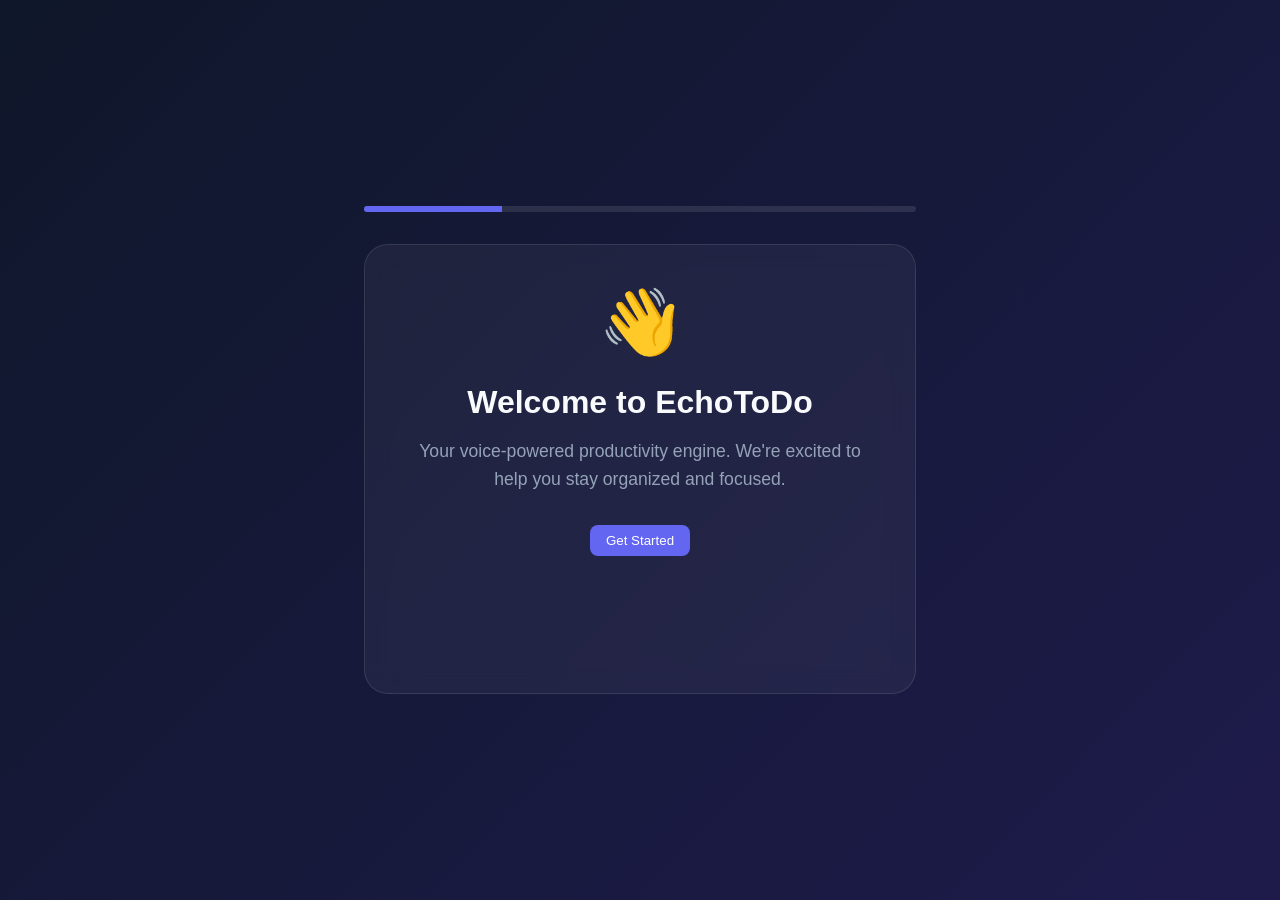
<file: EchoToDo/onboarding/index.html>
<!DOCTYPE html>
<html lang="en">
<head>
    <meta charset="UTF-8">
    <meta name="viewport" content="width=device-width, initial-scale=1.0">
    <title>Welcome to EchoToDo</title>
    <link rel="stylesheet" href="../popup.css">
    <link rel="stylesheet" href="styles.css">
</head>
<body>
    <div class="onboarding-container">
        <!-- Progress Bar -->
        <div class="progress-container">
            <div class="progress-bar" id="progress-bar"></div>
        </div>

        <main class="onboarding-content glass">
            <!-- Step 1: Welcome -->
            <section id="step-1" class="step active">
                <div class="step-icon">👋</div>
                <h1>Welcome to EchoToDo</h1>
                <p class="step-desc">Your voice-powered productivity engine. We're excited to help you stay organized and focused.</p>
                <div class="step-actions">
                    <button class="btn-primary next-btn" data-next="2">Get Started</button>
                </div>
            </section>

            <!-- Step 2: How It Works -->
            <section id="step-2" class="step">
                <div class="step-icon">🎙️</div>
                <h1>How It Works</h1>
                <ul class="features-list">
                    <li><span>Privacy:</span> 100% local voice processing.</li>
                    <li><span>Context:</span> Tasks are saved per website.</li>
                    <li><span>Focus:</span> Integrated Pomodoro timer.</li>
                </ul>
                <div class="step-actions">
                    <button class="btn-secondary prev-btn" data-prev="1">Back</button>
                    <button class="btn-primary next-btn" data-next="3">Learn More</button>
                </div>
            </section>

            <!-- Step 3: Permissions -->
            <section id="step-3" class="step">
                <h1>Setup Permissions</h1>
                <p class="step-desc">EchoToDo needs a few permissions to work its magic.</p>
                
                <div class="permission-cards">
                    <!-- Mic Card -->
                    <div class="permission-card glass">
                        <div class="p-header">
                            <span class="p-icon">🎙️</span>
                            <h3>Microphone</h3>
                        </div>
                        <p>Required to record and transcribe your voice notes.</p>
                        <div class="p-actions">
                            <button id="grant-mic" class="btn-secondary">Grant Access</button>
                            <span id="mic-status" class="status-badge pending">Pending</span>
                        </div>
                    </div>

                    <!-- Notifications Card -->
                    <div class="permission-card glass">
                        <div class="p-header">
                            <span class="p-icon">🔔</span>
                            <h3>Notifications</h3>
                        </div>
                        <p>Optional. Used to alert you when your timer ends.</p>
                        <div class="p-actions">
                            <button id="grant-notif" class="btn-secondary">Allow</button>
                            <span id="notif-status" class="status-badge pending">Pending</span>
                        </div>
                    </div>
                </div>

                <div class="step-actions">
                    <button class="btn-secondary prev-btn" data-prev="2">Back</button>
                    <button id="finish-btn" class="btn-primary" disabled>Finish Setup</button>
                </div>
            </section>

            <!-- Step 4: Completion -->
            <section id="step-4" class="step">
                <div class="step-icon">🚀</div>
                <h1>You're all set!</h1>
                <p class="step-desc">EchoToDo is ready to help you conquer your day. Click below to start echoing.</p>
                <div class="step-actions">
                    <button id="get-started-btn" class="btn-primary">Go to Dashboard</button>
                </div>
            </section>
        </main>
    </div>
    <script src="permissions.js"></script>
    <script src="app.js"></script>
</body>
</html>
</file>
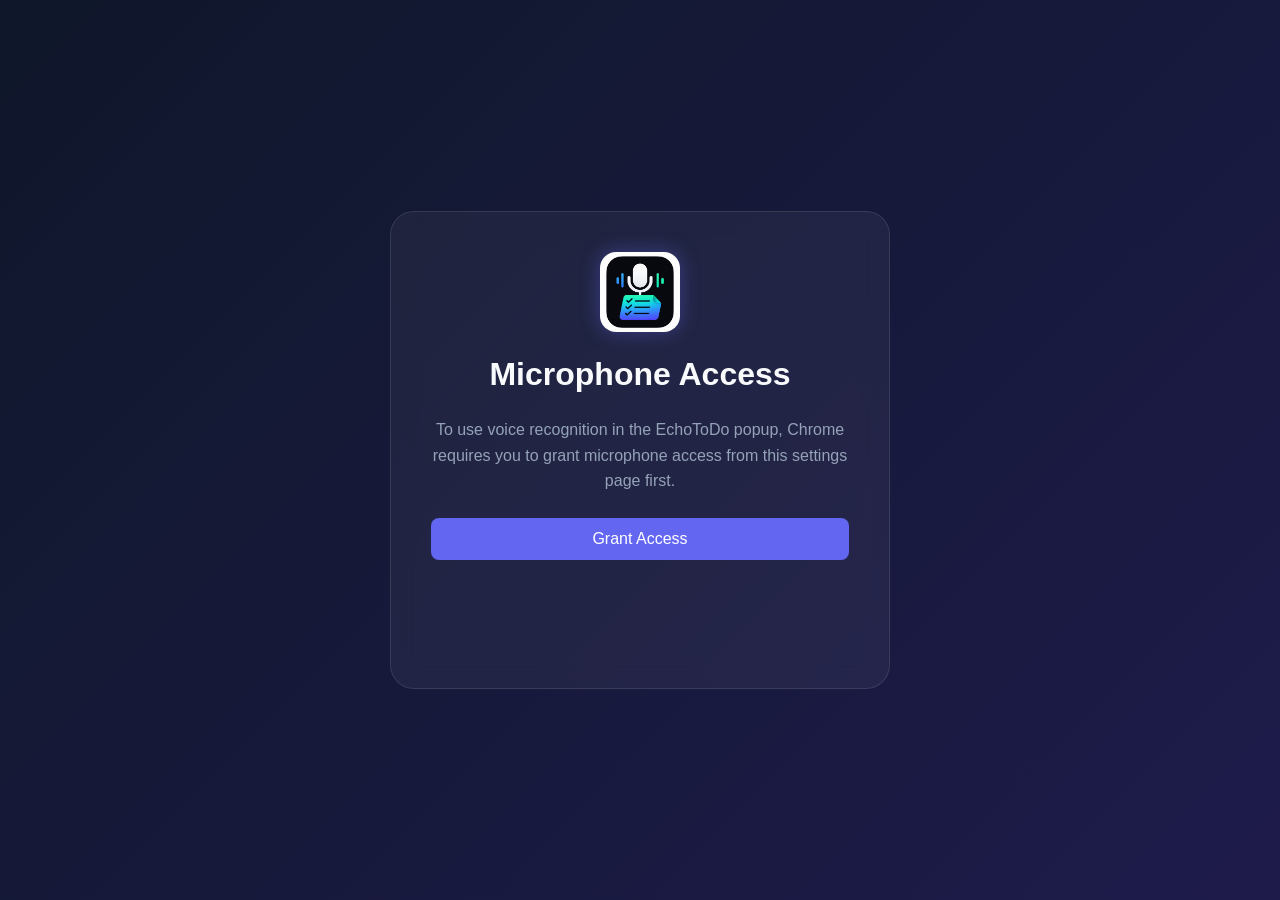
<file: EchoToDo/options.html>
<!DOCTYPE html>
<html lang="en">
<head>
    <meta charset="UTF-8">
    <meta name="viewport" content="width=device-width, initial-scale=1.0">
    <title>EchoToDo Settings</title>
    <link rel="stylesheet" href="popup.css">
    <style>
        body {
            width: 100%;
            height: 100vh;
            display: flex;
            align-items: center;
            justify-content: center;
            overflow: auto;
        }
        .options-card {
            max-width: 500px;
            width: 90%;
            padding: 40px;
            border-radius: 24px;
            text-align: center;
            display: flex;
            flex-direction: column;
            gap: 24px;
        }
        .icon-circle {
            width: 80px;
            height: 80px;
            background: var(--primary);
            border-radius: 50%;
            margin: 0 auto;
            display: flex;
            align-items: center;
            justify-content: center;
            font-size: 32px;
            box-shadow: 0 0 20px var(--primary-glow);
        }
        p {
            color: var(--text-dim);
            line-height: 1.6;
        }
        #status {
            margin-top: 16px;
            font-weight: 500;
        }
    </style>
</head>
<body>
    <div class="options-card glass">
        <img src="assets/logo.png" alt="Logo" style="width: 80px; height: 80px; margin: 0 auto; border-radius: 16px; box-shadow: 0 0 20px var(--primary-glow);">
        <h1>Microphone Access</h1>
        <p>To use voice recognition in the EchoToDo popup, Chrome requires you to grant microphone access from this settings page first.</p>
        
        <button id="grant-btn" class="btn-primary" style="padding: 12px 24px; font-size: 16px;">Grant Access</button>
        
        <div id="status"></div>
        
        <div style="margin-top: 24px;">
            <a href="#" id="close-btn" class="btn-secondary" style="display: none; text-decoration: none;">Close Settings</a>
        </div>
    </div>
    <script src="options.js"></script>
</body>
</html>
</file>
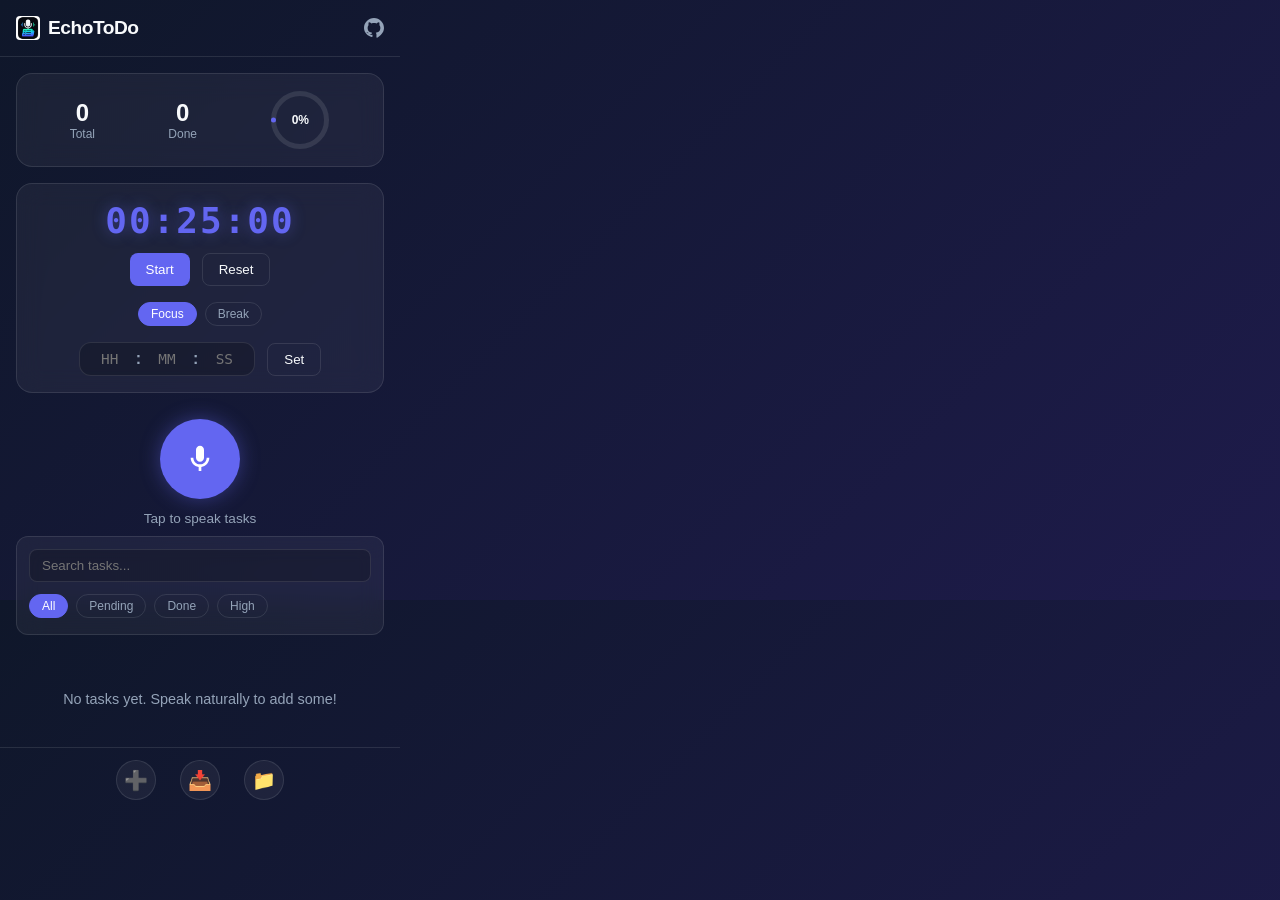
<file: EchoToDo/popup.html>
<!DOCTYPE html>
<html lang="en">
<head>
  <meta charset="UTF-8">
  <meta name="viewport" content="width=device-width, initial-scale=1.0">
  <title>EchoToDo</title>
  <link rel="stylesheet" href="popup.css">
</head>
<body>
  <div class="app-container">
    <header class="glass-header">
      <div class="logo">
        <img src="assets/logo.png" alt="Logo" style="width: 24px; height: 24px; border-radius: 4px;">
        <h1>EchoToDo</h1>
      </div>
      <a href="https://github.com/Sujoymoulick/EchoToDo.git" target="_blank" class="github-link" title="View Source on GitHub">
        <svg width="20" height="20" viewBox="0 0 24 24" fill="currentColor">
          <path d="M12 0c-6.626 0-12 5.373-12 12 0 5.302 4.238 9.611 9.39 10.823.6.113.82-.258.82-.577 0-.285-.011-1.04-.017-2.042-3.338.724-4.042-1.61-4.042-1.61C4.422 18.07 3.633 17.7 3.633 17.7c-1.087-.744.084-.729.084-.729 1.205.084 1.838 1.236 1.838 1.236 1.07 1.835 2.809 1.305 3.495.998.108-.776.417-1.305.76-1.605-2.665-.3-5.466-1.332-5.466-5.93 0-1.31.465-2.38 1.235-3.22-.135-.303-.54-1.523.105-3.176 0 0 1.005-.322 3.3 1.23.96-.267 1.98-.399 3-.405 1.02.006 2.04.138 3 .405 2.28-1.552 3.285-1.23 3.285-1.23.645 1.653.24 2.873.12 3.176.765.84 1.23 1.91 1.23 3.22 0 4.61-2.805 5.625-5.475 5.92.42.36.81 1.096.81 2.22 0 1.606-.015 2.896-.015 3.286 0 .315.21.69.825.57C19.765 21.61 24 17.302 24 12c0-6.627-5.373-12-12-12z"/>
        </svg>
      </a>
    </header>

    <main>
      <!-- Stats Section -->
      <section class="stats-container glass">
        <div class="stat-item">
          <span class="stat-value" id="total-tasks">0</span>
          <span class="stat-label">Total</span>
        </div>
        <div class="stat-item">
          <span class="stat-value" id="completed-tasks">0</span>
          <span class="stat-label">Done</span>
        </div>
        <div class="stat-progress">
          <div class="progress-ring">
            <svg viewBox="0 0 36 36">
              <path class="ring-bg" d="M18 2.0845 a 15.9155 15.9155 0 0 1 0 31.831 a 15.9155 15.9155 0 0 1 0 -31.831" />
              <path id="progress-circle" class="ring-fill" stroke-dasharray="0, 100" d="M18 2.0845 a 15.9155 15.9155 0 0 1 0 31.831 a 15.9155 15.9155 0 0 1 0 -31.831" />
            </svg>
            <span class="percentage" id="completion-percent">0%</span>
          </div>
        </div>
      </section>

      <!-- Productivity Timer -->
      <section class="timer-section glass">
        <div class="timer-display" id="timer-display">00:25:00</div>
        <div class="timer-controls">
          <button id="timer-toggle-btn" class="btn-primary">Start</button>
          <button id="timer-reset-btn" class="btn-secondary">Reset</button>
          <button id="stop-sound-btn" class="btn-danger hidden">Stop Sound</button>
        </div>
        <div class="timer-modes">
          <button class="timer-mode-btn active" data-time="1500000" data-mode="focus">Focus</button>
          <button class="timer-mode-btn" data-time="300000" data-mode="break">Break</button>
        </div>
        <div class="custom-timer">
          <div class="time-input-group">
            <input type="number" id="custom-hr" min="0" max="23" placeholder="HH">
            <span>:</span>
            <input type="number" id="custom-min" min="0" max="59" placeholder="MM">
            <span>:</span>
            <input type="number" id="custom-sec" min="0" max="59" placeholder="SS">
          </div>
          <button id="set-custom-btn" class="btn-secondary">Set</button>
        </div>
      </section>

      <!-- Voice Control -->
      <section class="voice-section">
        <button id="mic-btn" class="mic-btn shadow-glow">
          <div class="mic-inner">
            <svg id="icon-mic" viewBox="0 0 24 24" fill="currentColor">
              <path d="M12 14c1.66 0 3-1.34 3-3V5c0-1.66-1.34-3-3-3S9 3.34 9 5v6c0 1.66 1.34 3 3 3z"/>
              <path d="M17 11c0 2.76-2.24 5-5 5s-5-2.24-5-5H5c0 3.53 2.61 6.43 6 6.92V21h2v-3.08c3.39-.49 6-3.39 6-6.92h-2z"/>
            </svg>
            <svg id="icon-stop" viewBox="0 0 24 24" fill="currentColor" class="hidden">
              <rect x="6" y="6" width="12" height="12" rx="2" />
            </svg>
          </div>
          <div class="pulse-ring"></div>
        </button>
        <p id="status-text" class="status-idle">Tap to speak tasks</p>
        <div id="transcript-preview" class="transcript-preview hidden"></div>
      </section>

      <!-- Filters & Search -->
      <section class="controls glass">
        <div class="search-bar">
          <input type="text" id="task-search" placeholder="Search tasks...">
        </div>
        <div class="filter-group">
          <button class="filter-btn active" data-filter="all">All</button>
          <button class="filter-btn" data-filter="pending">Pending</button>
          <button class="filter-btn" data-filter="completed">Done</button>
          <button class="filter-btn" data-filter="high">High</button>
        </div>
      </section>

      <!-- Task List -->
      <section class="task-list-container">
        <div id="empty-state" class="empty-state">
          <p>No tasks yet. Speak naturally to add some!</p>
        </div>
        <ul id="task-list" class="task-list"></ul>
      </section>
    </main>

    <footer class="glass-footer">
      <button id="add-manual" class="btn-icon" title="Add Manually">➕</button>
      <button id="export-json" class="btn-icon" title="Export JSON">📥</button>
      <button id="open-sidepanel" class="btn-icon" title="Open Side Panel">📁</button>
    </footer>
  </div>

  <!-- Manual Add Modal -->
  <div id="manual-modal" class="modal hidden">
    <div class="modal-content glass">
      <h2>Add Task</h2>
      <input type="text" id="manual-input" placeholder="What needs to be done?">
      <div class="modal-actions">
        <button id="cancel-manual" class="btn-secondary">Cancel</button>
        <button id="save-manual" class="btn-primary">Save</button>
      </div>
    </div>
  </div>

  <!-- Edit Task Modal -->
  <div id="edit-modal" class="modal hidden">
    <div class="modal-content glass">
      <h2>Edit Task</h2>
      <input type="text" id="edit-input" placeholder="Update task text...">
      <div class="modal-actions">
        <button id="cancel-edit" class="btn-secondary">Cancel</button>
        <button id="save-edit" class="btn-primary">Update</button>
      </div>
    </div>
  </div>

  <script src="storage.js"></script>
  <script src="speech.js"></script>
  <script src="popup.js"></script>
</body>
</html>
</file>
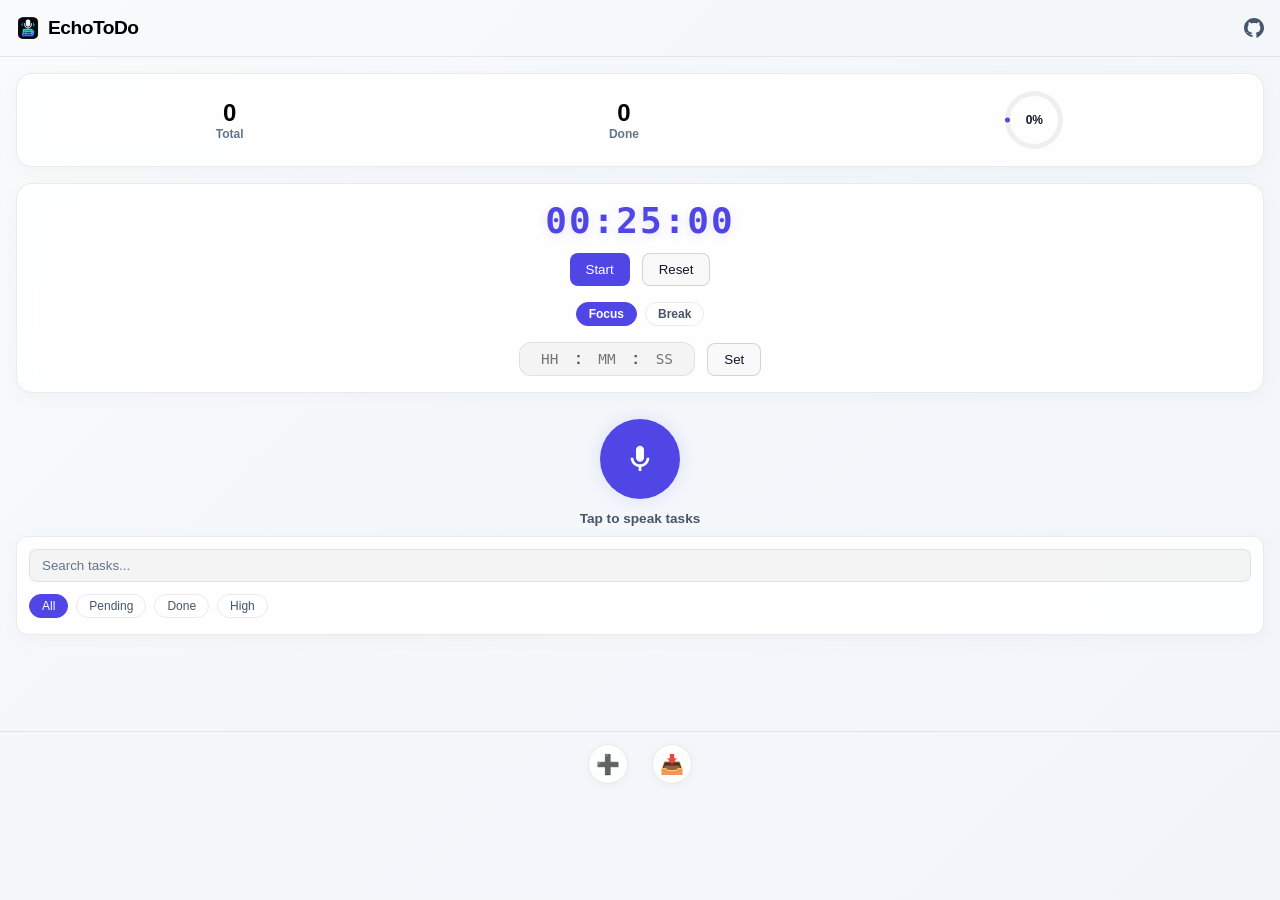
<file: EchoToDo/sidepanel.html>
<!DOCTYPE html>
<html lang="en">
<head>
  <meta charset="UTF-8">
  <title>EchoToDo Side Panel</title>
  <link rel="stylesheet" href="popup.css">
  <style>
    :root {
      --primary: #4f46e5;
      --primary-glow: rgba(79, 70, 229, 0.15);
      --bg-gradient: linear-gradient(135deg, #f8fafc 0%, #f1f5f9 100%);
      --glass: rgba(255, 255, 255, 0.85);
      --glass-border: rgba(0, 0, 0, 0.08);
      --text: #0f172a;
      --text-dim: #475569;
      --danger: #dc2626;
      --success: #16a34a;
      --warning: #ca8a04;
    }
    body {
      width: 100%;
      height: 100vh;
      background: var(--bg-gradient) !important;
      color: var(--text) !important;
    }
    .app-container {
      height: 100vh;
      overflow-y: auto;
    }
    .task-list-container {
      padding-bottom: 80px;
    }
    /* Logo and Header overrides */
    .logo h1 {
      color: #000000 !important;
      font-weight: 700 !important;
    }
    /* Stats & Timer Card elements - beautiful white glassy look */
    .glass {
      background: var(--glass) !important;
      border: 1px solid var(--glass-border) !important;
      box-shadow: 0 4px 20px rgba(0, 0, 0, 0.03) !important;
    }
    .stat-value {
      color: #000000 !important;
      font-weight: 700 !important;
    }
    .stat-label {
      color: #64748b !important;
      font-weight: 600 !important;
    }
    .ring-bg {
      stroke: rgba(0, 0, 0, 0.06) !important;
    }
    /* Scrollbar light theme */
    ::-webkit-scrollbar-thumb {
      background: rgba(0, 0, 0, 0.1) !important;
    }
    .task-list-container::-webkit-scrollbar-thumb {
      background: rgba(0, 0, 0, 0.1) !important;
    }
    /* Search inputs and Modals */
    .search-bar input, .modal-content input {
      background: rgba(0, 0, 0, 0.04) !important;
      color: #0f172a !important;
      border: 1px solid rgba(0, 0, 0, 0.08) !important;
    }
    .search-bar input::placeholder, .modal-content input::placeholder {
      color: #64748b !important;
    }
    .modal {
      background: rgba(15, 23, 42, 0.3) !important;
      backdrop-filter: blur(8px);
    }
    /* Badges */
    .badge-category {
      background: rgba(0, 0, 0, 0.06) !important;
      color: #334155 !important;
    }
    .badge-priority-low {
      background: #dcfce7 !important;
      color: #15803d !important;
    }
    .badge-priority-medium {
      background: #fef9c3 !important;
      color: #a16207 !important;
    }
    .badge-priority-high {
      background: #fee2e2 !important;
      color: #b91c1c !important;
    }
    /* Task text */
    .task-text {
      color: #000000 !important;
      font-weight: 600 !important;
    }
    .task-item {
      background: rgba(255, 255, 255, 0.6) !important;
      border: 1px solid rgba(0, 0, 0, 0.06) !important;
      box-shadow: 0 2px 10px rgba(0, 0, 0, 0.01) !important;
    }
    .task-item:hover {
      background: rgba(255, 255, 255, 0.95) !important;
      border-color: rgba(0, 0, 0, 0.12) !important;
      transform: translateY(-1px);
    }
    /* Buttons & footer icons */
    .btn-secondary {
      color: #0f172a !important;
      border: 1px solid rgba(0, 0, 0, 0.15) !important;
      background: rgba(0, 0, 0, 0.02) !important;
    }
    .btn-secondary:hover {
      background: rgba(0, 0, 0, 0.05) !important;
    }
    .btn-icon {
      background: rgba(255, 255, 255, 0.8) !important;
      border: 1px solid rgba(0, 0, 0, 0.08) !important;
      color: #0f172a !important;
      box-shadow: 0 2px 8px rgba(0, 0, 0, 0.04) !important;
    }
    .btn-icon:hover {
      background: var(--primary) !important;
      color: #ffffff !important;
    }
    .timer-mode-btn {
      border: 1px solid rgba(0, 0, 0, 0.08) !important;
      color: #475569 !important;
      font-weight: 600 !important;
    }
    .timer-mode-btn.active {
      background: var(--primary) !important;
      color: #ffffff !important;
      border-color: var(--primary) !important;
    }
    .time-input-group {
      background: rgba(0, 0, 0, 0.04) !important;
      border: 1px solid rgba(0, 0, 0, 0.08) !important;
    }
    .time-input-group input {
      color: #0f172a !important;
    }
    .time-input-group span {
      color: #475569 !important;
    }
    .timer-display {
      color: var(--primary) !important;
      text-shadow: 0 2px 10px rgba(79, 70, 229, 0.15) !important;
    }
    #status-text {
      color: #475569 !important;
      font-weight: 600 !important;
    }
    .transcript-preview {
      color: var(--primary) !important;
    }
    .github-link {
      color: #475569 !important;
    }
    .github-link:hover {
      color: #000000 !important;
    }
  </style>
</head>
<body>
  <div class="app-container">
    <header class="glass-header">
      <div class="logo">
        <img src="assets/logo.png" alt="Logo" style="width: 24px; height: 24px; border-radius: 4px;">
        <h1>EchoToDo</h1>
      </div>
      <a href="https://github.com/Sujoymoulick/EchoToDo.git" target="_blank" class="github-link" title="View Source on GitHub">
        <svg width="20" height="20" viewBox="0 0 24 24" fill="currentColor">
          <path d="M12 0c-6.626 0-12 5.373-12 12 0 5.302 4.238 9.611 9.39 10.823.6.113.82-.258.82-.577 0-.285-.011-1.04-.017-2.042-3.338.724-4.042-1.61-4.042-1.61C4.422 18.07 3.633 17.7 3.633 17.7c-1.087-.744.084-.729.084-.729 1.205.084 1.838 1.236 1.838 1.236 1.07 1.835 2.809 1.305 3.495.998.108-.776.417-1.305.76-1.605-2.665-.3-5.466-1.332-5.466-5.93 0-1.31.465-2.38 1.235-3.22-.135-.303-.54-1.523.105-3.176 0 0 1.005-.322 3.3 1.23.96-.267 1.98-.399 3-.405 1.02.006 2.04.138 3 .405 2.28-1.552 3.285-1.23 3.285-1.23.645 1.653.24 2.873.12 3.176.765.84 1.23 1.91 1.23 3.22 0 4.61-2.805 5.625-5.475 5.92.42.36.81 1.096.81 2.22 0 1.606-.015 2.896-.015 3.286 0 .315.21.69.825.57C19.765 21.61 24 17.302 24 12c0-6.627-5.373-12-12-12z"/>
        </svg>
      </a>
    </header>

    <main>
      <!-- Stats Section -->
      <section class="stats-container glass">
        <div class="stat-item">
          <span class="stat-value" id="total-tasks">0</span>
          <span class="stat-label">Total</span>
        </div>
        <div class="stat-item">
          <span class="stat-value" id="completed-tasks">0</span>
          <span class="stat-label">Done</span>
        </div>
        <div class="stat-progress">
          <div class="progress-ring">
            <svg viewBox="0 0 36 36">
              <path class="ring-bg" d="M18 2.0845 a 15.9155 15.9155 0 0 1 0 31.831 a 15.9155 15.9155 0 0 1 0 -31.831" />
              <path id="progress-circle" class="ring-fill" stroke-dasharray="0, 100" d="M18 2.0845 a 15.9155 15.9155 0 0 1 0 31.831 a 15.9155 15.9155 0 0 1 0 -31.831" />
            </svg>
            <span class="percentage" id="completion-percent">0%</span>
          </div>
        </div>
      </section>

      <!-- Productivity Timer -->
      <section class="timer-section glass">
        <div class="timer-display" id="timer-display">00:25:00</div>
        <div class="timer-controls">
          <button id="timer-toggle-btn" class="btn-primary">Start</button>
          <button id="timer-reset-btn" class="btn-secondary">Reset</button>
          <button id="stop-sound-btn" class="btn-danger hidden">Stop Sound</button>
        </div>
        <div class="timer-modes">
          <button class="timer-mode-btn active" data-time="1500000" data-mode="focus">Focus</button>
          <button class="timer-mode-btn" data-time="300000" data-mode="break">Break</button>
        </div>
        <div class="custom-timer">
          <div class="time-input-group">
            <input type="number" id="custom-hr" min="0" max="23" placeholder="HH">
            <span>:</span>
            <input type="number" id="custom-min" min="0" max="59" placeholder="MM">
            <span>:</span>
            <input type="number" id="custom-sec" min="0" max="59" placeholder="SS">
          </div>
          <button id="set-custom-btn" class="btn-secondary">Set</button>
        </div>
      </section>

      <!-- Voice Control -->
      <section class="voice-section">
        <button id="mic-btn" class="mic-btn shadow-glow">
          <div class="mic-inner">
            <svg id="icon-mic" viewBox="0 0 24 24" fill="currentColor">
              <path d="M12 14c1.66 0 3-1.34 3-3V5c0-1.66-1.34-3-3-3S9 3.34 9 5v6c0 1.66 1.34 3 3 3z"/>
              <path d="M17 11c0 2.76-2.24 5-5 5s-5-2.24-5-5H5c0 3.53 2.61 6.43 6 6.92V21h2v-3.08c3.39-.49 6-3.39 6-6.92h-2z"/>
            </svg>
            <svg id="icon-stop" viewBox="0 0 24 24" fill="currentColor" class="hidden">
              <rect x="6" y="6" width="12" height="12" rx="2" />
            </svg>
          </div>
          <div class="pulse-ring"></div>
        </button>
        <p id="status-text" class="status-idle">Tap to speak tasks</p>
        <div id="transcript-preview" class="transcript-preview hidden"></div>
      </section>

      <!-- Filters & Search -->
      <section class="controls glass">
        <div class="search-bar">
          <input type="text" id="task-search" placeholder="Search tasks...">
        </div>
        <div class="filter-group">
          <button class="filter-btn active" data-filter="all">All</button>
          <button class="filter-btn" data-filter="pending">Pending</button>
          <button class="filter-btn" data-filter="completed">Done</button>
          <button class="filter-btn" data-filter="high">High</button>
        </div>
      </section>

      <!-- Task List -->
      <section class="task-list-container">
        <div id="empty-state" class="empty-state hidden">
          <p>No tasks yet. Speak or type one below!</p>
        </div>
        <ul id="task-list" class="task-list"></ul>
      </section>
    </main>

    <footer class="glass-footer">
      <button id="add-manual" class="btn-icon" title="Add Manually">➕</button>
      <button id="export-json" class="btn-icon" title="Export JSON">📥</button>
    </footer>
  </div>

  <!-- Manual Add Modal -->
  <div id="manual-modal" class="modal hidden">
    <div class="modal-content glass">
      <h2>Add Task</h2>
      <input type="text" id="manual-input" placeholder="What needs to be done?">
      <div class="modal-actions">
        <button id="cancel-manual" class="btn-secondary">Cancel</button>
        <button id="save-manual" class="btn-primary">Save</button>
      </div>
    </div>
  </div>

  <!-- Edit Task Modal -->
  <div id="edit-modal" class="modal hidden">
    <div class="modal-content glass">
      <h2>Edit Task</h2>
      <input type="text" id="edit-input" placeholder="Update task text...">
      <div class="modal-actions">
        <button id="cancel-edit" class="btn-secondary">Cancel</button>
        <button id="save-edit" class="btn-primary">Update</button>
      </div>
    </div>
  </div>

  <script src="storage.js"></script>
  <script src="speech.js"></script>
  <script src="sidepanel.js"></script>
</body>
</html>
</file>
<file: EchoToDo/popup.css>
:root {
  --primary: #6366f1;
  --primary-glow: rgba(99, 102, 241, 0.4);
  --bg-gradient: linear-gradient(135deg, #0f172a 0%, #1e1b4b 100%);
  --glass: rgba(255, 255, 255, 0.05);
  --glass-border: rgba(255, 255, 255, 0.1);
  --text: #f8fafc;
  --text-dim: #94a3b8;
  --danger: #ef4444;
  --success: #10b981;
  --warning: #f59e0b;
}

* {
  box-sizing: border-box;
  margin: 0;
  padding: 0;
  font-family: 'Segoe UI', Roboto, Helvetica, Arial, sans-serif;
}

body {
  width: 400px;
  height: 600px;
  background: var(--bg-gradient);
  color: var(--text);
  overflow: hidden;
}

.app-container {
  display: flex;
  flex-direction: column;
  height: 100%;
}

.glass {
  background: var(--glass);
  backdrop-filter: blur(12px);
  border: 1px solid var(--glass-border);
}

header {
  padding: 16px;
  display: flex;
  justify-content: space-between;
  align-items: center;
  border-bottom: 1px solid var(--glass-border);
}

.logo {
  display: flex;
  align-items: center;
  gap: 8px;
}

.logo h1 {
  font-size: 1.2rem;
  font-weight: 600;
  letter-spacing: -0.5px;
}

.domain-tag {
  font-size: 0.75rem;
  background: var(--primary);
  padding: 2px 8px;
  border-radius: 12px;
  opacity: 0.8;
}

/* Stats Section */
.stats-container {
  margin: 16px;
  padding: 16px;
  border-radius: 16px;
  display: flex;
  justify-content: space-around;
  align-items: center;
}

.stat-item {
  display: flex;
  flex-direction: column;
  align-items: center;
}

.stat-value {
  font-size: 1.5rem;
  font-weight: 700;
}

.stat-label {
  font-size: 0.75rem;
  color: var(--text-dim);
}

.progress-ring {
  position: relative;
  width: 60px;
  height: 60px;
}

.progress-ring svg {
  transform: rotate(-90deg);
}

.ring-bg {
  fill: none;
  stroke: var(--glass-border);
  stroke-width: 3;
}

.ring-fill {
  fill: none;
  stroke: var(--primary);
  stroke-width: 3;
  stroke-linecap: round;
  transition: stroke-dasharray 0.3s ease;
}

.percentage {
  position: absolute;
  top: 50%;
  left: 50%;
  transform: translate(-50%, -50%);
  font-size: 0.75rem;
  font-weight: 600;
}

/* Voice Section */
.voice-section {
  display: flex;
  flex-direction: column;
  align-items: center;
  padding: 10px 0;
  gap: 12px;
}

.mic-btn {
  width: 80px;
  height: 80px;
  border-radius: 50%;
  border: none;
  background: var(--primary);
  color: white;
  cursor: pointer;
  position: relative;
  transition: transform 0.2s;
  z-index: 2;
}

.mic-btn:active {
  transform: scale(0.95);
}

.mic-inner {
  width: 100%;
  height: 100%;
  display: flex;
  align-items: center;
  justify-content: center;
}

.mic-inner svg {
  width: 32px;
  height: 32px;
}

.pulse-ring {
  position: absolute;
  top: 0;
  left: 0;
  width: 100%;
  height: 100%;
  border-radius: 50%;
  background: var(--primary);
  opacity: 0;
  z-index: 1;
}

.recording .pulse-ring {
  animation: pulse 1.5s infinite;
}

@keyframes pulse {
  0% { transform: scale(1); opacity: 0.5; }
  100% { transform: scale(1.6); opacity: 0; }
}

.shadow-glow {
  box-shadow: 0 0 20px var(--primary-glow);
}

#status-text {
  font-size: 0.85rem;
  color: var(--text-dim);
}

.transcript-preview {
  padding: 8px 16px;
  font-size: 0.9rem;
  color: var(--primary);
  text-align: center;
  max-width: 80%;
  font-style: italic;
}

/* Controls */
.controls {
  margin: 0 16px 16px 16px;
  padding: 12px;
  border-radius: 12px;
  display: flex;
  flex-direction: column;
  gap: 12px;
}

.search-bar input {
  width: 100%;
  background: rgba(0,0,0,0.2);
  border: 1px solid var(--glass-border);
  border-radius: 8px;
  padding: 8px 12px;
  color: white;
  outline: none;
}

.filter-group {
  display: flex;
  gap: 8px;
  overflow-x: auto;
  padding-bottom: 4px;
}

.filter-group::-webkit-scrollbar {
  height: 0;
}

.filter-btn {
  background: transparent;
  border: 1px solid var(--glass-border);
  color: var(--text-dim);
  padding: 4px 12px;
  border-radius: 12px;
  font-size: 0.75rem;
  white-space: nowrap;
  cursor: pointer;
}

.filter-btn.active {
  background: var(--primary);
  color: white;
  border-color: var(--primary);
}

/* Task List */
.task-list-container {
  flex: 1;
  overflow-y: auto;
  padding: 0 16px;
}

.task-list-container::-webkit-scrollbar {
  width: 4px;
}

.task-list-container::-webkit-scrollbar-thumb {
  background: var(--glass-border);
  border-radius: 2px;
}

.task-list {
  list-style: none;
}

.task-item {
  background: var(--glass);
  border: 1px solid var(--glass-border);
  border-radius: 12px;
  padding: 12px;
  margin-bottom: 12px;
  display: flex;
  align-items: flex-start;
  gap: 12px;
  transition: transform 0.2s, background 0.2s;
}

.task-item:hover {
  background: rgba(255, 255, 255, 0.08);
}

.task-checkbox {
  width: 20px;
  height: 20px;
  border: 2px solid var(--primary);
  border-radius: 4px;
  margin-top: 2px;
  cursor: pointer;
  display: flex;
  align-items: center;
  justify-content: center;
  transition: background 0.2s;
}

.task-item.completed .task-checkbox {
  background: var(--primary);
}

.task-item.completed .task-text {
  text-decoration: line-through;
  opacity: 0.5;
}

.task-content {
  flex: 1;
}

.task-text {
  font-size: 0.95rem;
  margin-bottom: 4px;
  display: block;
}

.task-meta {
  display: flex;
  gap: 8px;
  flex-wrap: wrap;
}

.badge {
  font-size: 0.65rem;
  padding: 1px 6px;
  border-radius: 4px;
  text-transform: uppercase;
  font-weight: 600;
}

.badge-priority-high { background: var(--danger); }
.badge-priority-medium { background: var(--warning); }
.badge-priority-low { background: var(--success); }
.badge-category { background: var(--glass-border); color: var(--text-dim); }

.task-actions {
  display: flex;
  gap: 4px;
}

.task-btn {
  background: transparent;
  border: none;
  color: var(--text-dim);
  cursor: pointer;
  padding: 4px;
  border-radius: 4px;
}

.task-btn:hover {
  background: var(--glass-border);
  color: white;
}

.empty-state {
  text-align: center;
  padding: 40px 20px;
  color: var(--text-dim);
  font-size: 0.9rem;
}

/* Footer */
footer {
  padding: 12px 16px;
  display: flex;
  justify-content: center;
  gap: 24px;
  border-top: 1px solid var(--glass-border);
}

.btn-icon {
  background: var(--glass);
  border: 1px solid var(--glass-border);
  color: white;
  width: 40px;
  height: 40px;
  border-radius: 50%;
  cursor: pointer;
  display: flex;
  align-items: center;
  justify-content: center;
  font-size: 1.2rem;
  transition: transform 0.2s;
}

.btn-icon:hover {
  background: var(--primary);
  transform: translateY(-2px);
}

/* Modals */
.modal {
  position: absolute;
  top: 0;
  left: 0;
  width: 100%;
  height: 100%;
  background: rgba(0,0,0,0.8);
  display: flex;
  align-items: center;
  justify-content: center;
  z-index: 100;
}

.modal-content {
  width: 80%;
  padding: 24px;
  border-radius: 16px;
  display: flex;
  flex-direction: column;
  gap: 16px;
}

.modal-content input {
  width: 100%;
  background: rgba(0,0,0,0.2);
  border: 1px solid var(--glass-border);
  border-radius: 8px;
  padding: 12px;
  color: white;
}

.modal-actions {
  display: flex;
  gap: 12px;
  justify-content: flex-end;
}

.btn-primary { background: var(--primary); border: none; color: white; padding: 8px 16px; border-radius: 8px; cursor: pointer; }
.btn-secondary { background: transparent; border: 1px solid var(--glass-border); color: var(--text); padding: 8px 16px; border-radius: 8px; cursor: pointer; }
.btn-danger { background: var(--danger); border: none; color: white; padding: 8px 16px; border-radius: 8px; cursor: pointer; }

.hidden { display: none !important; }

/* Productivity Timer Styles */
.timer-section {
  margin: 0 16px 16px 16px;
  padding: 16px;
  border-radius: 16px;
  text-align: center;
}

.timer-display {
  font-family: 'JetBrains Mono', monospace;
  font-size: 36px;
  font-weight: 700;
  color: var(--primary);
  margin-bottom: 12px;
  letter-spacing: 2px;
  text-shadow: 0 0 15px var(--primary-glow);
}

.timer-controls {
  display: flex;
  justify-content: center;
  gap: 12px;
  margin-bottom: 16px;
}

.timer-modes {
  display: flex;
  justify-content: center;
  gap: 8px;
}

.timer-mode-btn {
  background: transparent;
  border: 1px solid var(--glass-border);
  color: var(--text-dim);
  padding: 4px 12px;
  border-radius: 12px;
  font-size: 0.75rem;
  cursor: pointer;
  transition: all 0.2s;
}

.timer-mode-btn.active {
  background: var(--primary);
  color: white;
  border-color: var(--primary);
}

.github-link {
  color: var(--text-dim);
  transition: color 0.2s, transform 0.2s;
  display: flex;
  align-items: center;
}

.github-link:hover {
  color: white;
  transform: scale(1.1);
}

.time-input-group {
  display: flex;
  align-items: center;
  gap: 6px;
  background: rgba(0, 0, 0, 0.2);
  padding: 4px 10px;
  border-radius: 12px;
  border: 1px solid var(--glass-border);
}

.time-input-group input {
  width: 40px !important;
  background: transparent !important;
  border: none !important;
  color: white !important;
  font-family: 'JetBrains Mono', monospace;
  font-size: 0.9rem;
  text-align: center;
  padding: 4px 0;
  outline: none;
}

/* Hide spin arrows */
.time-input-group input::-webkit-outer-spin-button,
.time-input-group input::-webkit-inner-spin-button {
  -webkit-appearance: none;
  margin: 0;
}

.time-input-group span {
  color: var(--text-dim);
  font-weight: bold;
}

.custom-timer {
  margin-top: 16px;
  display: flex;
  justify-content: center;
  align-items: center;
  gap: 12px;
}
</file>
<file: EchoToDo/onboarding/styles.css>
body {
    width: 100%;
    height: 100vh;
    display: flex;
    align-items: center;
    justify-content: center;
    overflow: hidden;
    background: var(--bg-gradient);
}

.onboarding-container {
    width: 100%;
    max-width: 600px;
    padding: 24px;
    display: flex;
    flex-direction: column;
    gap: 32px;
}

.progress-container {
    width: 100%;
    height: 6px;
    background: var(--glass-border);
    border-radius: 3px;
    overflow: hidden;
}

.progress-bar {
    width: 25%;
    height: 100%;
    background: var(--primary);
    transition: width 0.4s ease;
}

.onboarding-content {
    min-height: 450px;
    border-radius: 24px;
    padding: 40px;
    display: flex;
    flex-direction: column;
    position: relative;
}

.step {
    display: none;
    flex-direction: column;
    align-items: center;
    text-align: center;
    animation: fadeIn 0.4s ease;
}

.step.active {
    display: flex;
}

@keyframes fadeIn {
    from { opacity: 0; transform: translateY(10px); }
    to { opacity: 1; transform: translateY(0); }
}

.step-icon {
    font-size: 64px;
    margin-bottom: 24px;
}

.step h1 {
    font-size: 2rem;
    margin-bottom: 16px;
}

.step-desc {
    color: var(--text-dim);
    font-size: 1.1rem;
    line-height: 1.6;
    max-width: 450px;
    margin-bottom: 32px;
}

.features-list {
    list-style: none;
    text-align: left;
    margin-bottom: 40px;
}

.features-list li {
    margin-bottom: 16px;
    font-size: 1.1rem;
    display: flex;
    align-items: center;
    gap: 12px;
}

.features-list li::before {
    content: "✓";
    color: var(--success);
    font-weight: bold;
}

.features-list li span {
    font-weight: bold;
    color: var(--primary);
}

.step-actions {
    margin-top: auto;
    display: flex;
    gap: 16px;
    width: 100%;
    justify-content: center;
}

/* Permission Cards */
.permission-cards {
    display: flex;
    flex-direction: column;
    gap: 16px;
    width: 100%;
    margin: 24px 0 40px 0;
}

.permission-card {
    padding: 20px;
    border-radius: 16px;
    text-align: left;
    display: flex;
    flex-direction: column;
    gap: 12px;
}

.p-header {
    display: flex;
    align-items: center;
    gap: 12px;
}

.p-icon { font-size: 24px; }
.p-header h3 { font-size: 1.1rem; }

.permission-card p {
    font-size: 0.9rem;
    color: var(--text-dim);
}

.p-actions {
    display: flex;
    justify-content: space-between;
    align-items: center;
}

.status-badge {
    font-size: 0.75rem;
    padding: 4px 12px;
    border-radius: 12px;
    font-weight: 600;
}

.status-badge.pending { background: var(--glass-border); color: var(--text-dim); }
.status-badge.granted { background: var(--success); color: white; }
.status-badge.denied { background: var(--danger); color: white; }
</file>
